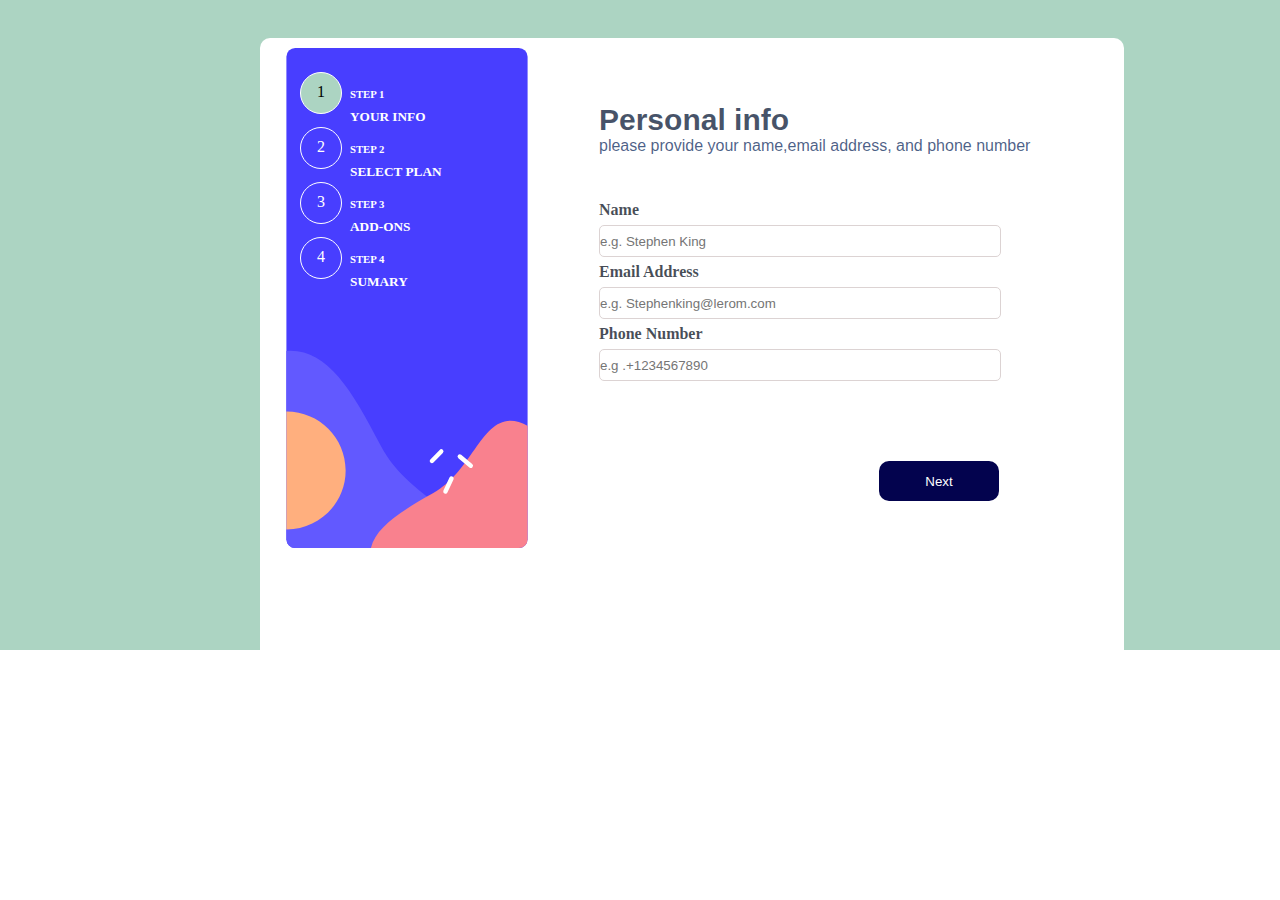
<file: index.html>
<!DOCTYPE html>
<html lang="en">
<head>
  <meta charset="UTF-8">
  <meta name="viewport" content="width=device-width, initial-scale=1.0"> <!-- displays site properly based on user's device -->
  
  <title>Multi-step form</title>
<link rel="stylesheet" href="index.css">
<link rel="stylesheet" href="https://cdnjs.cloudflare.com/ajax/libs/font-awesome/6.4.0/css/all.min.css">
</head>
<body>

 <div class="main-content">
  <div class="container">
    <!-- CARD1 START -->
    <div class="PAR1">
    <div class="card1">
      <svg xmlns="http://www.w3.org/2000/svg" width="274" height="500" fill="none" viewBox="0 0 274 568"><rect width="274" height="568" fill="#483EFF" rx="10"/><mask id="a" width="274" height="568" x="0" y="0" maskUnits="userSpaceOnUse" style="mask-type:alpha"><rect width="274" height="568" fill="#fff" rx="10"/></mask><g mask="url(#a)"><path fill="#6259FF" fill-rule="evenodd" d="M-34.692 543.101C3.247 632.538 168.767 685.017 211.96 612.52c43.194-72.497-66.099-85.653-104.735-160.569-38.635-74.916-68.657-121.674-124.482-104.607-55.824 17.068-55.375 106.32-17.436 195.757Z" clip-rule="evenodd"/><path fill="#F9818E" fill-rule="evenodd" d="M233.095 601.153c60.679-28.278 92.839-143.526 41.875-171.528-50.965-28.003-57.397 47.579-108.059 75.987-50.662 28.408-82.14 50.207-69.044 88.241 13.096 38.034 74.549 35.578 135.228 7.3Z" clip-rule="evenodd"/><path stroke="#fff" stroke-linecap="round" stroke-linejoin="bevel" stroke-width="5" d="m165.305 469.097 10.607-10.806M209.461 474.581l-12.506-10.503M187.56 488.991l-6.908 14.798"/><path fill="#FFAF7E" d="M.305 546.891c37.003 0 67-29.997 67-67s-29.997-67-67-67-67 29.997-67 67 29.997 67 67 67Z"/></g></svg>
    </div>
    <div class="row">
      <div class="cicle">
       <p>1</p>
      </div>
         <h6 class="par">STEP 1</h6>
         <h5 class="heading">YOUR INFO</h5>

      
     
        <div class="cicle1">
         <p>2</p>
        </div>
           <h6 class="par">STEP 2</h6>
           <h5 class="heading">SELECT PLAN</h5>
           
     <div class="cicle1">
      <p>3</p>
     </div>
        <h6 class="par">STEP 3</h6>
        <h5 class="heading">ADD-ONS</h5>
        
     <div class="cicle1">
      <p>4</p>
     </div>
        <H6 class="par">STEP 4</H6>
        <h5 class="heading">SUMARY</h5>
       </div>
       
       </div>
       
   

          
    <!-- CARD1 END -->
  
  <div class="part2">
  <div class="card2">
    <h3 class="heads3">
      Personal info
    </h3> 
    <p>please provide your name,email address, and phone number</p>
    <div class="form1">
      <label for="">Name</label>  <br>
      <input type="text" placeholder="e.g. Stephen King"> <br>
      <label for="">Email Address</label>  <br>
      <input type="text" placeholder="e.g. Stephenking@lerom.com"> <br>
      <label for="">Phone Number</label>  <br>
      <input type="text" placeholder="e.g .+1234567890">
      
    </div>
    <button class="btn"> <a href="step2.html">Next</a> </button>
  </div>
</div>
</div>
 </div>

  
</body>
</html>
</file>
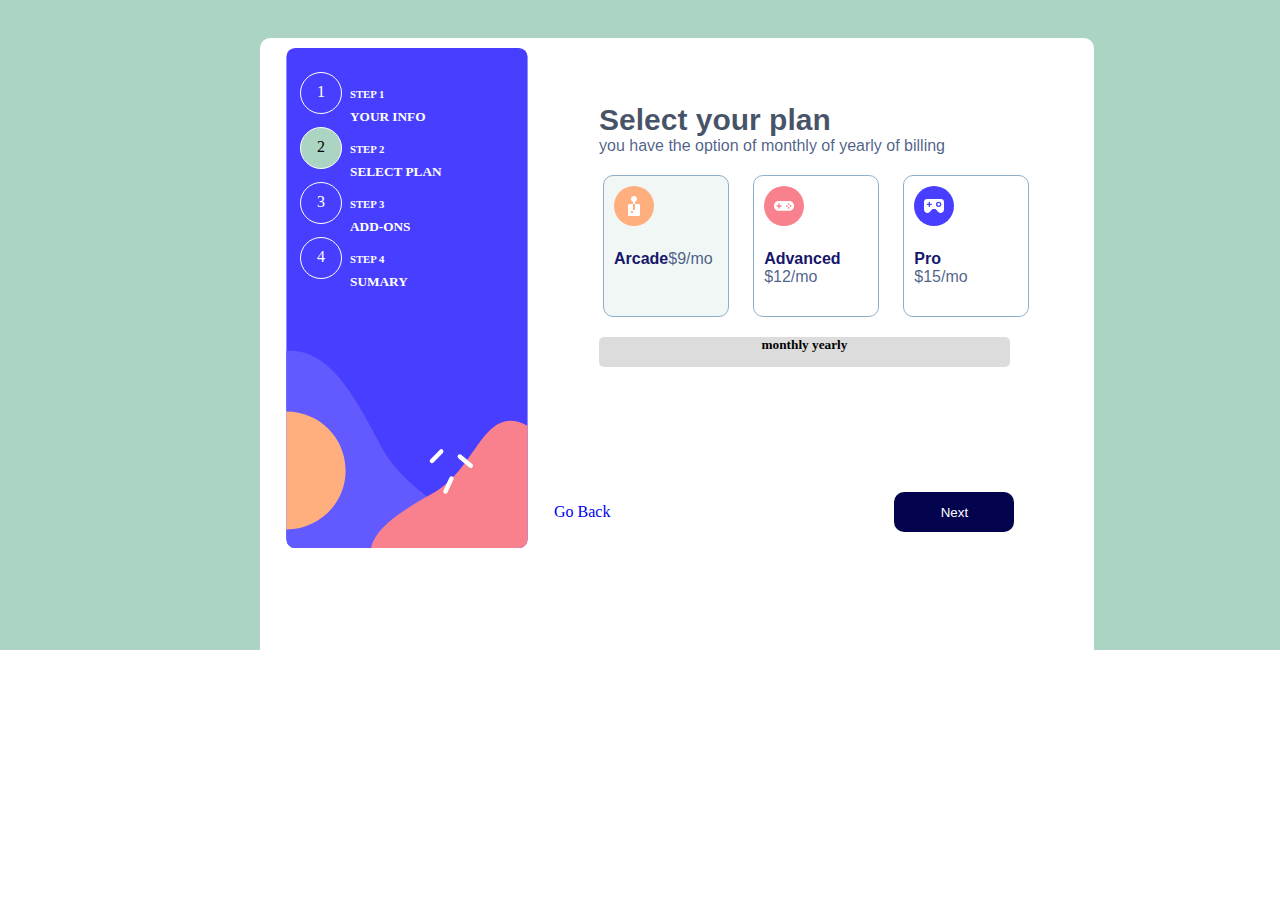
<file: step2.html>
<!DOCTYPE html>
<html lang="en">
<head>
    <meta charset="UTF-8">
    <meta http-equiv="X-UA-Compatible" content="IE=edge">
    <meta name="viewport" content="width=device-width, initial-scale=1.0">
    <title>STEP2</title>
    <link rel="stylesheet" href="index.css">
</head>
<body>
    <div class="main-content">
        <div class="container">
            <!-- part1 START -->
            <div class="PAR1">
            <div class="card1">
              <svg xmlns="http://www.w3.org/2000/svg" width="274" height="500" fill="none" viewBox="0 0 274 568"><rect width="274" height="568" fill="#483EFF" rx="10"/><mask id="a" width="274" height="568" x="0" y="0" maskUnits="userSpaceOnUse" style="mask-type:alpha"><rect width="274" height="568" fill="#fff" rx="10"/></mask><g mask="url(#a)"><path fill="#6259FF" fill-rule="evenodd" d="M-34.692 543.101C3.247 632.538 168.767 685.017 211.96 612.52c43.194-72.497-66.099-85.653-104.735-160.569-38.635-74.916-68.657-121.674-124.482-104.607-55.824 17.068-55.375 106.32-17.436 195.757Z" clip-rule="evenodd"/><path fill="#F9818E" fill-rule="evenodd" d="M233.095 601.153c60.679-28.278 92.839-143.526 41.875-171.528-50.965-28.003-57.397 47.579-108.059 75.987-50.662 28.408-82.14 50.207-69.044 88.241 13.096 38.034 74.549 35.578 135.228 7.3Z" clip-rule="evenodd"/><path stroke="#fff" stroke-linecap="round" stroke-linejoin="bevel" stroke-width="5" d="m165.305 469.097 10.607-10.806M209.461 474.581l-12.506-10.503M187.56 488.991l-6.908 14.798"/><path fill="#FFAF7E" d="M.305 546.891c37.003 0 67-29.997 67-67s-29.997-67-67-67-67 29.997-67 67 29.997 67 67 67Z"/></g></svg>
            </div>
            <div class="row">
                <div class="cicle1">
                 <p>1</p>
                </div>
                   <h6 class="par">STEP 1</h6>
                   <h5 class="heading">YOUR INFO</h5>
          
                
               
                  <div class="cicle">
                   <p>2</p>
                  </div>
                     <h6 class="par">STEP 2</h6>
                     <h5 class="heading">SELECT PLAN</h5>
                     
               <div class="cicle1">
                <p>3</p>
               </div>
                  <h6 class="par">STEP 3</h6>
                  <h5 class="heading">ADD-ONS</h5>
                  
               <div class="cicle1">
                <p>4</p>
               </div>
                  <H6 class="par">STEP 4</H6>
                  <h5 class="heading">SUMARY</h5>
                 </div>
            </div>

            <div class="patr2">
                <div class="card2">
                    <h3 class="heads3">
                     Select your plan
                    </h3> 
                    <p>you have the option of monthly of yearly of billing</p>
                    <div class="cards">
                    <div class="card">
                        <div class="bodyc">
                        <span><svg xmlns="http://www.w3.org/2000/svg" width="40" height="40" viewBox="0 0 40 40"><g fill="none" fill-rule="evenodd"><circle cx="20" cy="20" r="20" fill="#FFAF7E"/><path fill="#FFF" fill-rule="nonzero" d="M24.995 18.005h-3.998v5.998h-2v-5.998H15a1 1 0 0 0-1 1V29a1 1 0 0 0 1 1h9.995a1 1 0 0 0 1-1v-9.995a1 1 0 0 0-1-1Zm-5.997 8.996h-2v-1.999h2v2Zm2-11.175a2.999 2.999 0 1 0-2 0v2.18h2v-2.18Z"/></g></svg></span>
                        <p><span >Arcade</span>$9/mo</p>
                    </div>
                    </div>
                    <div class="card-two">
                        <div class="bodyc">
                        <span><svg xmlns="http://www.w3.org/2000/svg" width="40" height="40" viewBox="0 0 40 40"><g fill="none" fill-rule="evenodd"><circle cx="20" cy="20" r="20" fill="#F9818E"/><path fill="#FFF" fill-rule="nonzero" d="M25.057 15H14.944C12.212 15 10 17.03 10 19.885c0 2.857 2.212 4.936 4.944 4.936h10.113c2.733 0 4.943-2.08 4.943-4.936S27.79 15 25.057 15ZM17.5 20.388c0 .12-.108.237-.234.237h-1.552v1.569c0 .126-.138.217-.259.217H14.5c-.118 0-.213-.086-.213-.203v-1.583h-1.569c-.126 0-.217-.139-.217-.26v-.956c0-.117.086-.213.202-.213h1.584v-1.554c0-.125.082-.231.203-.231h.989c.12 0 .236.108.236.234v1.551h1.555c.125 0 .231.083.231.204v.988Zm5.347.393a.862.862 0 0 1-.869-.855c0-.472.39-.856.869-.856.481 0 .87.384.87.856 0 .471-.389.855-.87.855Zm1.9 1.866a.86.86 0 0 1-.87-.852.86.86 0 0 1 .87-.855c.48 0 .87.38.87.855a.86.86 0 0 1-.87.852Zm0-3.736a.862.862 0 0 1-.87-.854c0-.472.39-.856.87-.856s.87.384.87.856a.862.862 0 0 1-.87.854Zm1.899 1.87a.862.862 0 0 1-.868-.855c0-.472.389-.856.868-.856s.868.384.868.856a.862.862 0 0 1-.868.855Z"/></g></svg></span>
                        <p><span >Advanced</span> $12/mo</p>
                    </div>
                    </div>
                    <div class="card-two">
                        <div class="bodyc">
                        <span><svg xmlns="http://www.w3.org/2000/svg" width="40" height="40" viewBox="0 0 40 40"><g fill="none" fill-rule="evenodd"><circle cx="20" cy="20" r="20" fill="#483EFF"/><path fill="#FFF" fill-rule="nonzero" d="M26.666 13H13.334A3.333 3.333 0 0 0 10 16.333v7.193a3.447 3.447 0 0 0 2.14 3.24c1.238.5 2.656.182 3.56-.8L18.52 23h2.96l2.82 2.966a3.2 3.2 0 0 0 3.56.8 3.447 3.447 0 0 0 2.14-3.24v-7.193A3.333 3.333 0 0 0 26.666 13Zm-9.333 6H16v1.333a.667.667 0 0 1-1.333 0V19h-1.333a.667.667 0 0 1 0-1.334h1.333v-1.333a.667.667 0 1 1 1.333 0v1.333h1.333a.667.667 0 1 1 0 1.334Zm7.333 2a2.667 2.667 0 1 1 0-5.333 2.667 2.667 0 0 1 0 5.333ZM26 18.333a1.333 1.333 0 1 1-2.667 0 1.333 1.333 0 0 1 2.667 0Z"/></g></svg></span>
                        <p><span >Pro</span>  <br>$15/mo</p>
                    </div>
                    </div>
                </div>
                <div class="text">
                <h5>monthly
                    
                    yearly</h5>
                </div>
                
            </div>
            <a href="index.html">Go Back</a>
                <button> <a href="step3.html">Next</a></button>
                
        </div>
    </div> 
</body>
</html>
</file>
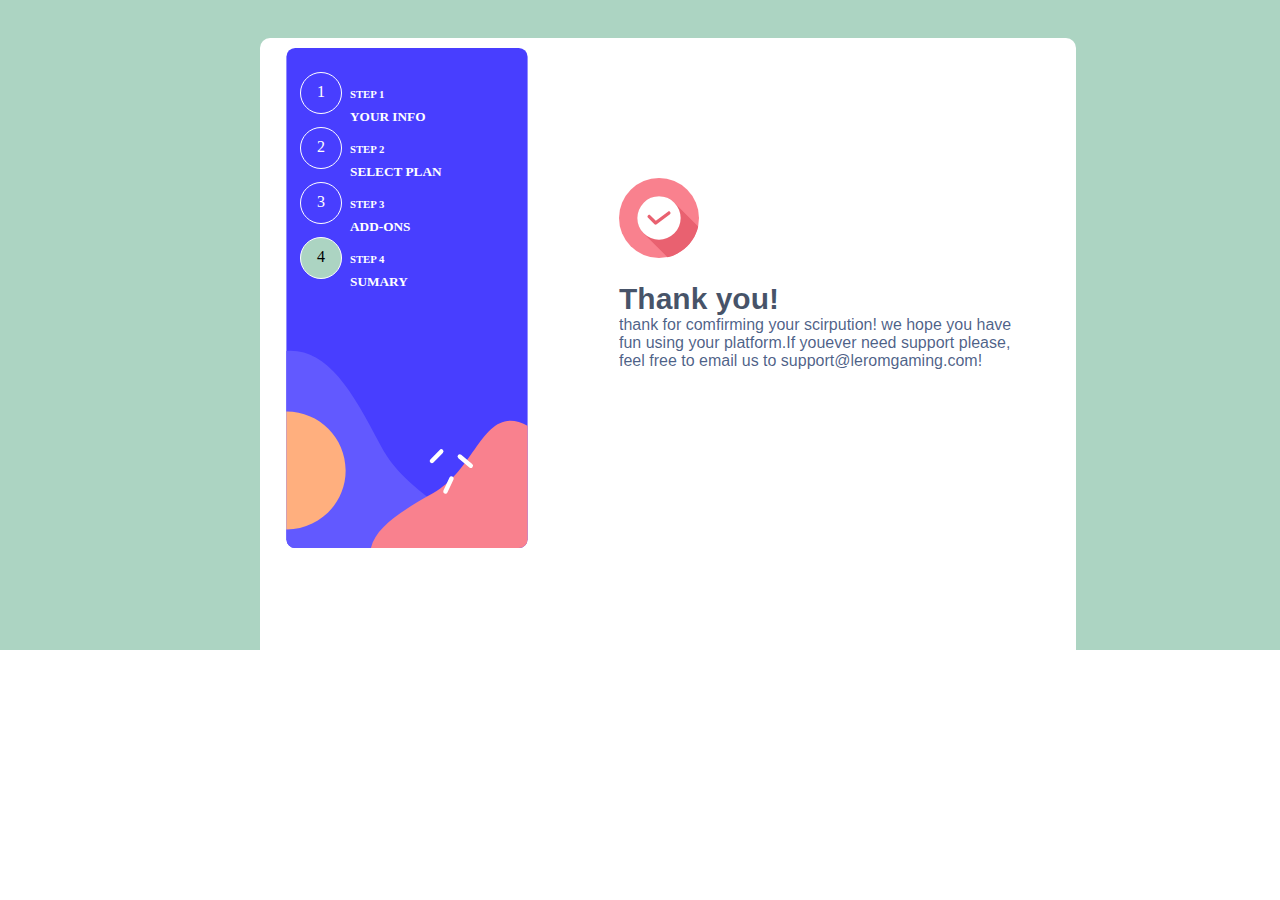
<file: step3.html>
<!DOCTYPE html>
<html lang="en">
<head>
    <meta charset="UTF-8">
    <meta http-equiv="X-UA-Compatible" content="IE=edge">
    <meta name="viewport" content="width=device-width, initial-scale=1.0">
    <title>SUMMARY</title>
<link rel="stylesheet" href="index.css">
</head>
<body>
    <div class="main-content">
        <div class="container">
          <!-- CARD1 START -->
          <div class="PAR1">
          <div class="card1">
            <svg xmlns="http://www.w3.org/2000/svg" width="274" height="500" fill="none" viewBox="0 0 274 568"><rect width="274" height="568" fill="#483EFF" rx="10"/><mask id="a" width="274" height="568" x="0" y="0" maskUnits="userSpaceOnUse" style="mask-type:alpha"><rect width="274" height="568" fill="#fff" rx="10"/></mask><g mask="url(#a)"><path fill="#6259FF" fill-rule="evenodd" d="M-34.692 543.101C3.247 632.538 168.767 685.017 211.96 612.52c43.194-72.497-66.099-85.653-104.735-160.569-38.635-74.916-68.657-121.674-124.482-104.607-55.824 17.068-55.375 106.32-17.436 195.757Z" clip-rule="evenodd"/><path fill="#F9818E" fill-rule="evenodd" d="M233.095 601.153c60.679-28.278 92.839-143.526 41.875-171.528-50.965-28.003-57.397 47.579-108.059 75.987-50.662 28.408-82.14 50.207-69.044 88.241 13.096 38.034 74.549 35.578 135.228 7.3Z" clip-rule="evenodd"/><path stroke="#fff" stroke-linecap="round" stroke-linejoin="bevel" stroke-width="5" d="m165.305 469.097 10.607-10.806M209.461 474.581l-12.506-10.503M187.56 488.991l-6.908 14.798"/><path fill="#FFAF7E" d="M.305 546.891c37.003 0 67-29.997 67-67s-29.997-67-67-67-67 29.997-67 67 29.997 67 67 67Z"/></g></svg>
          </div>
          <div class="row">
            <div class="cicle1">
             <p>1</p>
            </div>
               <h6 class="par">STEP 1</h6>
               <h5 class="heading">YOUR INFO</h5>
      
            
           
              <div class="cicle1">
               <p>2</p>
              </div>
                 <h6 class="par">STEP 2</h6>
                 <h5 class="heading">SELECT PLAN</h5>
                 
           <div class="cicle1">
            <p>3</p>
           </div>
              <h6 class="par">STEP 3</h6>
              <h5 class="heading">ADD-ONS</h5>
              
           <div class="cicle">
            <p>4</p>
           </div>
              <H6 class="par">STEP 4</H6>
              <h5 class="heading">SUMARY</h5>
             </div>
             
             </div>
             <div class="part2">
               <div class="card-three">
             <span><svg xmlns="http://www.w3.org/2000/svg" width="80" height="80" viewBox="0 0 80 80"><g fill="none"><circle cx="40" cy="40" r="40" fill="#F9818E"/><path fill="#E96170" d="M48.464 79.167c.768-.15 1.53-.321 2.288-.515a40.04 40.04 0 0 0 3.794-1.266 40.043 40.043 0 0 0 3.657-1.63 40.046 40.046 0 0 0 12.463-9.898A40.063 40.063 0 0 0 78.3 51.89c.338-1.117.627-2.249.867-3.391L55.374 24.698a21.6 21.6 0 0 0-15.332-6.365 21.629 21.629 0 0 0-15.344 6.365c-8.486 8.489-8.486 22.205 0 30.694l23.766 23.775Z"/><path fill="#FFF" d="M40.003 18.333a21.58 21.58 0 0 1 15.31 6.351c8.471 8.471 8.471 22.158 0 30.63-8.47 8.47-22.156 8.47-30.627 0-8.47-8.472-8.47-22.159 0-30.63a21.594 21.594 0 0 1 15.317-6.35Zm9.865 15c-.316.028-.622.15-.872.344l-12.168 9.13-5.641-5.642c-1.224-1.275-3.63 1.132-2.356 2.356l6.663 6.663c.56.56 1.539.63 2.173.156l13.326-9.995c1.122-.816.43-2.993-.956-3.013a1.666 1.666 0 0 0-.17 0Z"/></g></svg></span>
             <h3 class="heads3">
               Thank you!
               </h3> 
               <p>thank for comfirming your scirpution! we hope you have <br>
                 fun using your platform.If youever need support please, <br>
                feel free to email us to support@leromgaming.com!</p>

            </div>
            </div>
             
        </div>
    </div>
</body>
</html>
</file>
<file: index.css>
*{
    padding: 0;
    margin: 0;
    border-radius: boxing-size;
}
.main-content{
    background-color:rgb(172, 212, 194);
    height: 650px;
    
}
.container{
background-color: white; 
margin-left: 260px;
margin-top:38px;
display: flex;
position: absolute;
border-radius: 10px;
border: 1px solid var(--bg-black-50);
box-shadow: 2px;
height: 90%;
}
.card1{
    margin: 10px;
 
}
.cicle{
   height: 40px;
   width: 40px;
    background-color: rgb(172, 212, 194);
    border-radius: 50%;
border: 1px solid white;
}
.cicle1{
    height: 40px;
    width: 40px;
     /* background-color: rgb(172, 212, 194); */
     border-radius: 50%;
 border: 1px solid white;
 }
 .cicle1 p{
    text-align: center;
    padding-top: 9px;
    /* color: black; */
}
.cicle p{
    text-align: center;
    padding-top: 9px;
    color: black;
}
.row{
    line-height: 20PX;
    position: absolute;
  color: white;  
 margin-top: -490px;
 padding-left: 40px;
}
.row .par{
    padding-left: 50px;
    margin-top: -30px;
}
.row .heading{
    padding-left: 50px;
    margin-top: 3px;
}
.card2{
    margin: 45px;
}
.card2 .heads3{
    color: rgba(0, 17, 47, 0.722);
    font-family: 'Lucida Sans', 'Lucida Sans Regular', 'Lucida Grande', 'Lucida Sans Unicode', Geneva, Verdana, sans-serif;
font-weight: 700;
font-size: 30px;
padding-top: 20px;
}
.card2 p{
    font-family:'Segoe UI', Tahoma, Geneva, Verdana, sans-serif;
    color: rgba(5, 36, 89, 0.722);
   
}
.form1{
    padding-top: 40px;
    line-height: 30px;
}
.form1 input{
    height: 30px;
    width: 400px;
    color: rgba(85, 96, 116, 0.722);
    border-radius: 5px;
    border: 1px solid rgb(220, 211, 211);
}
label {
    color: rgba(0, 8, 21, 0.722);
    font-weight: bold; 
   
}
button{
    margin: 80px;
    height: 40px;
    width: 120px;
    margin-left: 280px;
    background-color: rgb(3, 3, 78);
    border-radius: 10px;
    color: white;
    border: none;
}
button a{
    color: white;
    font-weight: 400;
}
.card{
    margin: 20px;
    border: 1px solid  rgb(141, 175, 200) ;
    width: 30%;
    border-radius: 10px;
    height: 140px;
    background-color: rgb(241, 247, 245);
margin-left: 4px;
}
.card-two{
    margin: 20px;
    border: 1px solid  rgb(141, 175, 200) ;
    width: 30%;
    border-radius: 10px;
    height: 140px;
    /* background-color: red; */
margin-left: 4px;
}
.bodyc{
    padding: 10px;
}
p span{
    color:  rgb(22, 22, 107);
    font-weight: bold;
    
}
.bodyc p{
    padding-top: 20px;
}
.cards{
    display: flex;
}
.text {
    background-color: gainsboro;
    height: 30px;
    width: 411px;
    border-radius: 5px;
    text-align: center;
}
.text span .s1{
   background-color: blue;
}
a{
    text-decoration: none;
}
.card-three{
    margin: 65px;
    padding-top: 75px;
}
.card-three .heads3{
    color: rgba(0, 17, 47, 0.722);
    font-family: 'Lucida Sans', 'Lucida Sans Regular', 'Lucida Grande', 'Lucida Sans Unicode', Geneva, Verdana, sans-serif;
font-weight: 700;
font-size: 30px;
padding-top: 20px;
}
.card-three p{
    font-family:'Segoe UI', Tahoma, Geneva, Verdana, sans-serif;
    color: rgba(5, 36, 89, 0.722);
}
</file>
